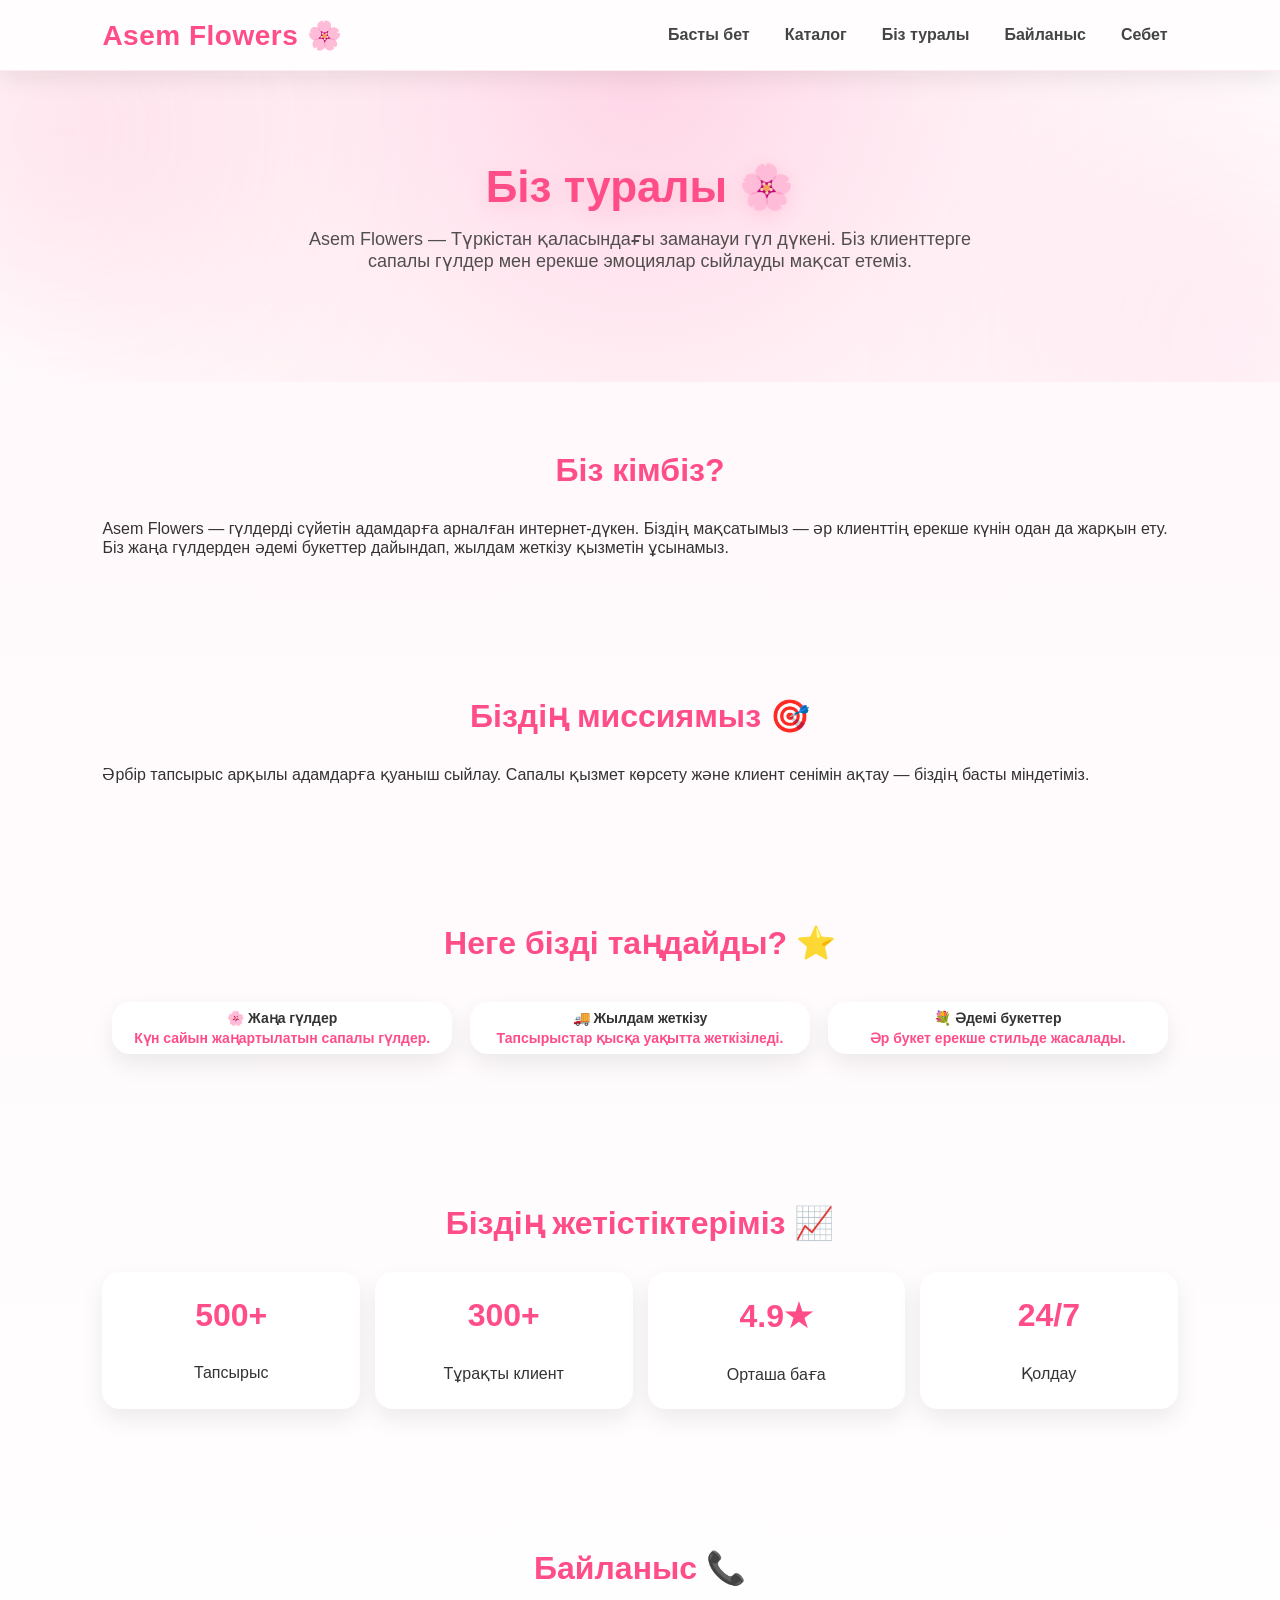
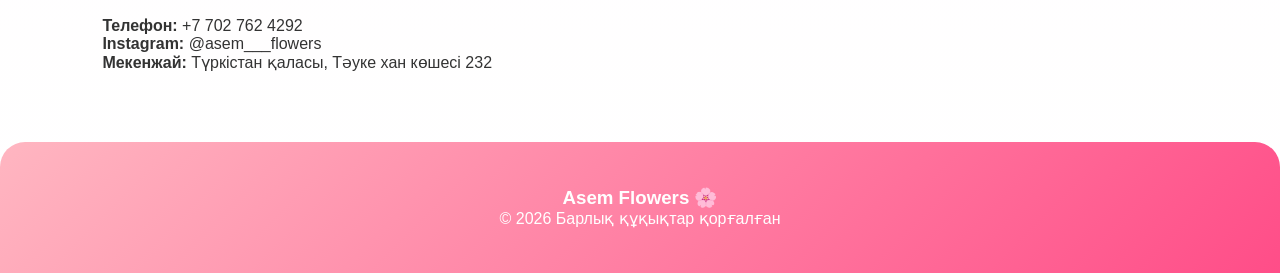
<file: about.html>
<!DOCTYPE html>
<html lang="kk">
<head>
<meta charset="UTF-8">
<meta name="viewport" content="width=device-width, initial-scale=1.0">

<title>Біз туралы | Asem Flowers 🌸</title>

<link rel="stylesheet" href="style.css">
</head>

<body>

<header>

<div class="logo">Asem Flowers 🌸</div>

<nav>
<a href="index.html">Басты бет</a>
<a href="catalog.html">Каталог</a>
<a href="about.html">Біз туралы</a>
<a href="contact.html">Байланыс</a>
<a href="cart.html">Себет</a>
</nav>

</header>

<section class="hero">

<h1>Біз туралы 🌸</h1>

<p>
Asem Flowers — Түркістан қаласындағы заманауи гүл дүкені.
Біз клиенттерге сапалы гүлдер мен ерекше эмоциялар сыйлауды мақсат етеміз.
</p>

</section>

<section>

<h2>Біз кімбіз?</h2>

<p>
Asem Flowers — гүлдерді сүйетін адамдарға арналған интернет-дүкен.
Біздің мақсатымыз — әр клиенттің ерекше күнін одан да жарқын ету.
Біз жаңа гүлдерден әдемі букеттер дайындап, жылдам жеткізу қызметін ұсынамыз.
</p>

</section>

<section>

<h2>Біздің миссиямыз 🎯</h2>

<p>
Әрбір тапсырыс арқылы адамдарға қуаныш сыйлау.
Сапалы қызмет көрсету және клиент сенімін ақтау — біздің басты міндетіміз.
</p>

</section>

<section>

<h2>Неге бізді таңдайды? ⭐</h2>

<div class="cards">

<div class="card">
<h3>🌸 Жаңа гүлдер</h3>
<p>Күн сайын жаңартылатын сапалы гүлдер.</p>
</div>

<div class="card">
<h3>🚚 Жылдам жеткізу</h3>
<p>Тапсырыстар қысқа уақытта жеткізіледі.</p>
</div>

<div class="card">
<h3>💐 Әдемі букеттер</h3>
<p>Әр букет ерекше стильде жасалады.</p>
</div>

</div>

</section>

<section>

<h2>Біздің жетістіктеріміз 📈</h2>

<div class="stats">

<div class="stat-box">
<h2>500+</h2>
<p>Тапсырыс</p>
</div>

<div class="stat-box">
<h2>300+</h2>
<p>Тұрақты клиент</p>
</div>

<div class="stat-box">
<h2>4.9★</h2>
<p>Орташа баға</p>
</div>

<div class="stat-box">
<h2>24/7</h2>
<p>Қолдау</p>
</div>

</div>

</section>

<section>

<h2>Байланыс 📞</h2>

<p><b>Телефон:</b> +7 702 762 4292</p>

<p><b>Instagram:</b> @asem___flowers</p>

<p><b>Мекенжай:</b> Түркістан қаласы, Тәуке хан көшесі 232</p>

</section>

<footer>

<h3>Asem Flowers 🌸</h3>

<p>© 2026 Барлық құқықтар қорғалған</p>

</footer>

<script src="script.js"></script>

</body>
</html>
</file>
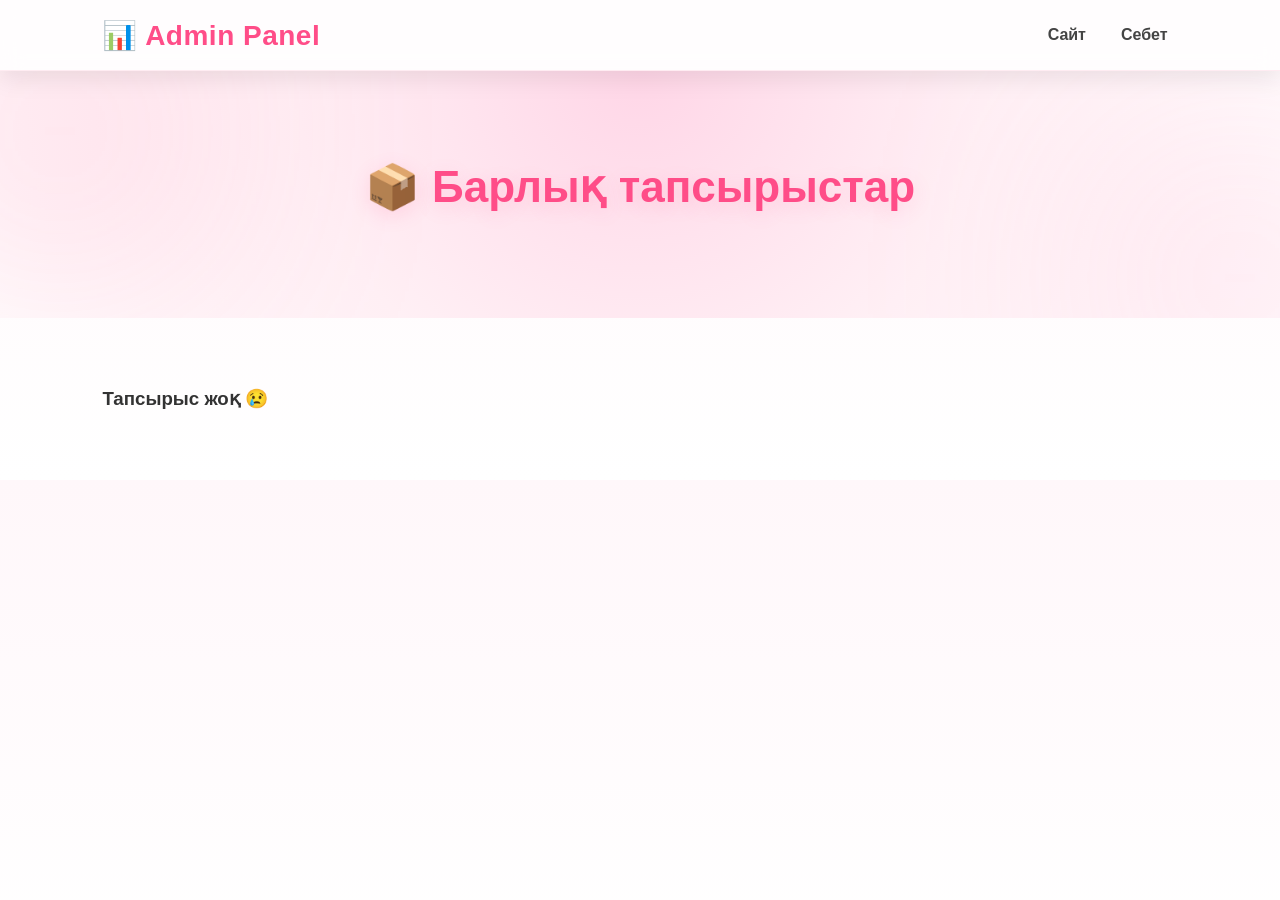
<file: admin.html>
<!DOCTYPE html>
<html lang="kk">
<head>
<meta charset="UTF-8">
<meta name="viewport" content="width=device-width, initial-scale=1.0">

<title>Admin Panel | Asem Flowers 🌸</title>

<link rel="stylesheet" href="style.css">
</head>

<body>

<header class="header">

<div class="logo">📊 Admin Panel</div>

<nav class="nav">
<a class="nav-btn" href="index.html">Сайт</a>
<a class="nav-btn" href="cart.html">Себет</a>
</nav>

</header>

<section class="hero">

<h1>📦 Барлық тапсырыстар</h1>

</section>

<section id="ordersBox" class="cart-page"></section>

<script>

function loadOrders(){

    let orders = JSON.parse(localStorage.getItem("orders")) || [];

    let box = document.getElementById("ordersBox");

    if(orders.length === 0){
        box.innerHTML = "<h3>Тапсырыс жоқ 😢</h3>";
        return;
    }

    orders.reverse().forEach(order => {

        let itemsHTML = "";

        order.items.forEach(i=>{
            itemsHTML += `<li>${i.name} - ${i.price} ₸</li>`;
        });

        box.innerHTML += `
        <div class="card">
            <h3>👤 ${order.name}</h3>
            <p>📞 ${order.phone}</p>
            <p>🏠 ${order.address}</p>
            <p>📝 ${order.comment}</p>
            <p>⏰ ${order.time}</p>
            <ul>${itemsHTML}</ul>
            <h4>💰 ${order.total} ₸</h4>
        </div>
        `;
    });
}

loadOrders();

</script>

</body>
</html>
</file>
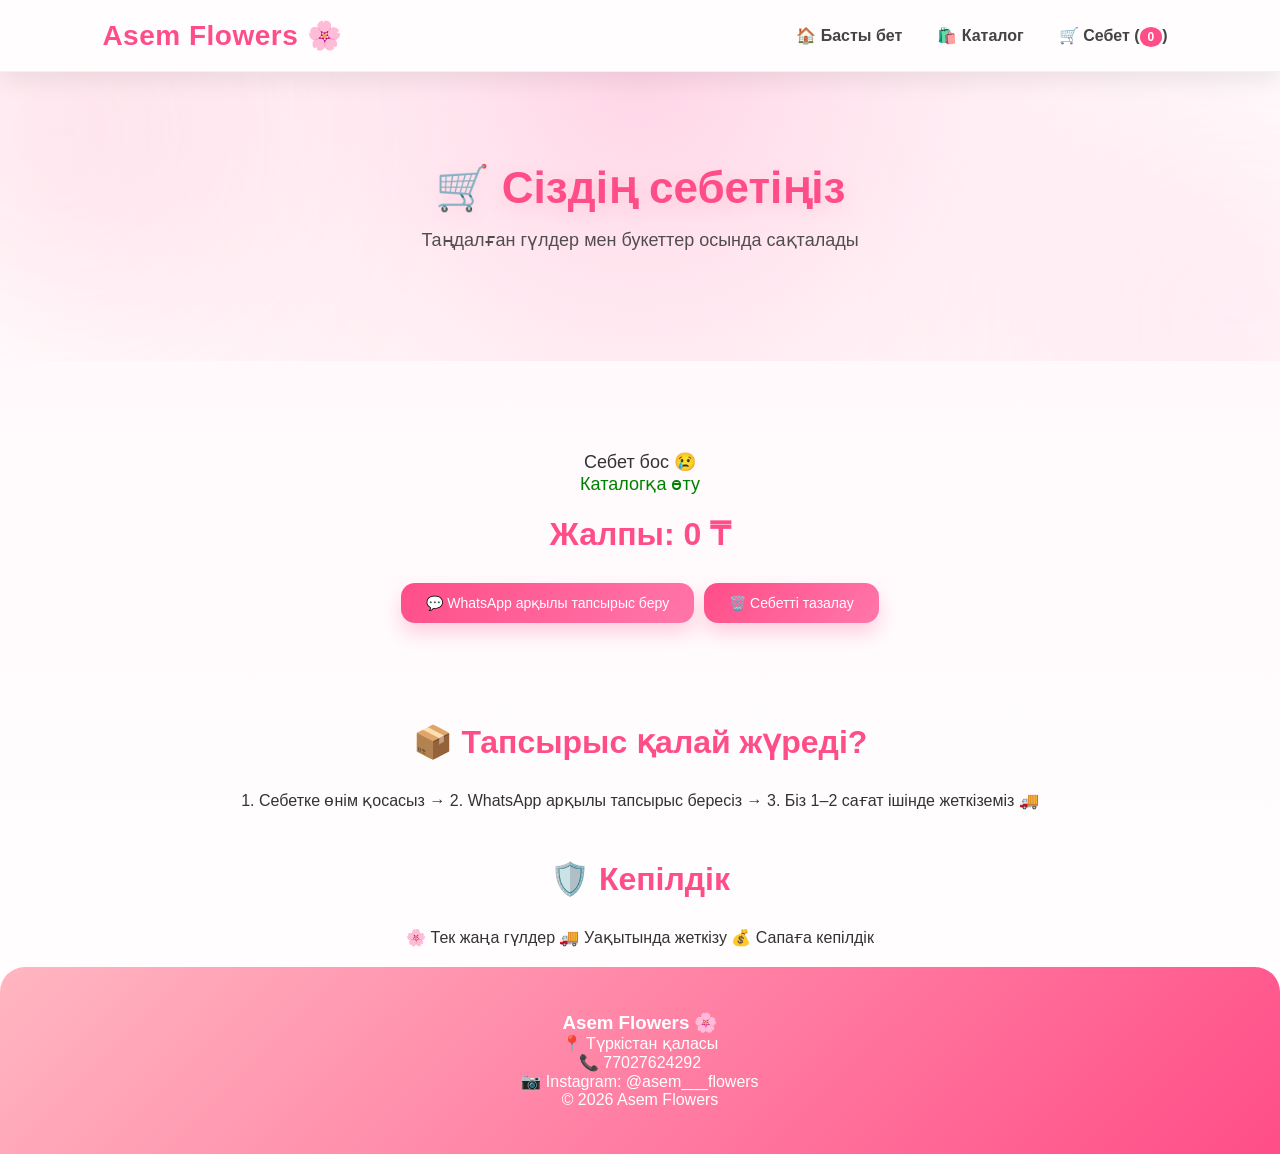
<file: cart.html>
<!DOCTYPE html>
<html lang="kk">
<head>
<meta charset="UTF-8">
<meta name="viewport" content="width=device-width, initial-scale=1.0">

<title>Себет | Asem Flowers 🌸</title>

<link rel="stylesheet" href="style.css">
</head>

<body>

<header class="header">

<div class="logo">Asem Flowers 🌸</div>

<nav class="nav">

<a class="nav-btn" href="index.html">🏠 Басты бет</a>
<a class="nav-btn" href="catalog.html">🛍️ Каталог</a>

<a class="nav-btn cart" href="cart.html">
🛒 Себет (<span id="cartCount">0</span>)
</a>

</nav>

</header>

<!-- HERO -->
<section class="hero">

<h1>🛒 Сіздің себетіңіз</h1>
<p>Таңдалған гүлдер мен букеттер осында сақталады</p>

</section>

<!-- CART CONTENT -->
<section class="cart-page">

<!-- EMPTY STATE -->
<div id="emptyText" style="text-align:center; margin:20px 0; font-size:18px;">
Себет бос 😢<br>
<a href="catalog.html" style="color:green; text-decoration:none;">
Каталогқа өту
</a>
</div>

<!-- CART ITEMS -->
<div id="cart-items"></div>

<!-- TOTAL -->
<h2 id="total" style="margin-top:20px;">Жалпы: 0 ₸</h2>

<!-- ACTIONS -->
<div style="margin-top:25px; display:flex; gap:10px; flex-wrap:wrap; justify-content:center;">

<button onclick="checkoutWhatsApp()" class="big-btn green">
💬 WhatsApp арқылы тапсырыс беру
</button>

<button onclick="clearCart()" class="big-btn">
🗑️ Себетті тазалау
</button>

</div>

</section>

<!-- INFO BLOCK -->
<section class="info" style="padding:30px; text-align:center;">

<h2>📦 Тапсырыс қалай жүреді?</h2>

<p>
1. Себетке өнім қосасыз →  
2. WhatsApp арқылы тапсырыс бересіз →  
3. Біз 1–2 сағат ішінде жеткіземіз 🚚
</p>

</section>

<!-- GUARANTEE -->
<section class="info" style="padding:20px; text-align:center;">

<h2>🛡️ Кепілдік</h2>

<p>
🌸 Тек жаңа гүлдер  
🚚 Уақытында жеткізу  
💰 Сапаға кепілдік  
</p>

</section>

<!-- FOOTER -->
<footer>

<h3>Asem Flowers 🌸</h3>

<p>📍 Түркістан қаласы</p>
<p>📞 77027624292</p>
<p>📷 Instagram: @asem___flowers</p>

<p>© 2026 Asem Flowers</p>

</footer>

<script src="script.js"></script>

</body>
</html>
</file>
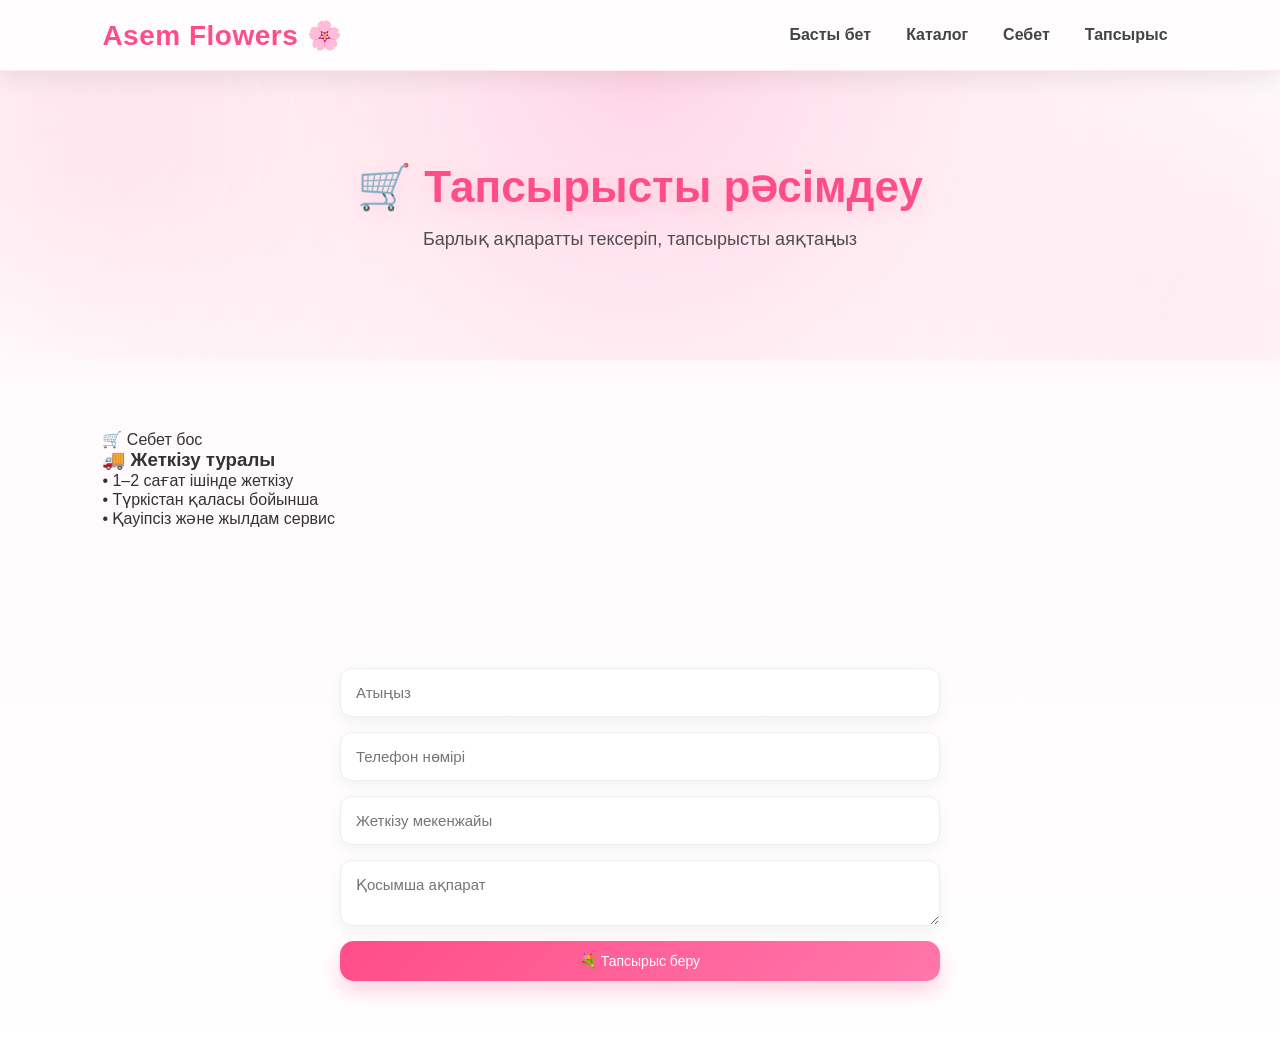
<file: checkout.html>
<!DOCTYPE html>
<html lang="kk">
<head>
<meta charset="UTF-8">
<meta name="viewport" content="width=device-width, initial-scale=1.0">

<title>Тапсырыс беру | Asem Flowers 🌸</title>

<link rel="stylesheet" href="style.css">
</head>

<body>

<header>

<div class="logo">Asem Flowers 🌸</div>

<nav>
<a href="index.html">Басты бет</a>
<a href="catalog.html">Каталог</a>
<a href="cart.html">Себет</a>
<a href="checkout.html">Тапсырыс</a>
</nav>

</header>

<!-- HERO -->
<section class="hero">

<h1>🛒 Тапсырысты рәсімдеу</h1>
<p>Барлық ақпаратты тексеріп, тапсырысты аяқтаңыз</p>

</section>

<!-- ORDER SUMMARY -->
<section class="checkout-box">

<div id="orderSummary" class="order-summary"></div>

<div class="delivery-info">

<h3>🚚 Жеткізу туралы</h3>
<p>• 1–2 сағат ішінде жеткізу</p>
<p>• Түркістан қаласы бойынша</p>
<p>• Қауіпсіз және жылдам сервис</p>

</div>

</section>

<!-- FORM -->
<section>

<form class="order-form" onsubmit="placeOrder(event)">

<input type="text" id="name" placeholder="Атыңыз" required>
<input type="tel" id="phone" placeholder="Телефон нөмірі" required>
<input type="text" id="address" placeholder="Жеткізу мекенжайы" required>

<textarea id="comment" placeholder="Қосымша ақпарат"></textarea>

<button type="submit">💐 Тапсырыс беру</button>

</form>

</section>

<!-- SUCCESS MESSAGE -->
<div id="successBox" style="display:none; text-align:center; padding:20px;">
<h2>✅ Тапсырыс қабылданды!</h2>
<p>Жақын арада сізбен байланысамыз</p>
<a id="waLink" target="_blank">
<button>📱 WhatsApp-қа жіберу</button>
</a>
</div>

<script src="script.js"></script>

<!-- ORDER SCRIPT -->
<script>
function placeOrder(e){
    let order = {
    name,
    phone,
    address,
    comment,
    items: cart,
    total: cart.reduce((sum, i) => sum + i.price, 0),
    time: new Date().toLocaleString()
};

saveOrder(order);
    e.preventDefault();

    let cart = JSON.parse(localStorage.getItem("cart")) || [];

    if(cart.length === 0){
        alert("Себет бос!");
        return;
    }

    let name = document.getElementById("name").value;
    let phone = document.getElementById("phone").value;
    let address = document.getElementById("address").value;
    let comment = document.getElementById("comment").value;

    let text = `🌸 Жаңа тапсырыс:%0A`;

    cart.forEach(item => {
        text += `• ${item.name} - ${item.price} ₸%0A`;
    });

    let total = cart.reduce((sum, i) => sum + i.price, 0);

    text += `%0A💰 Жалпы: ${total} ₸%0A`;
    text += `%0A👤 Аты: ${name}%0A📞 Тел: ${phone}%0A🏠 Адрес: ${address}%0A📝 Ескертпе: ${comment}`;

    let url = `https://wa.me/77027624292?text=${text}`;

    document.getElementById("successBox").style.display = "block";
    document.getElementById("waLink").href = url;

    localStorage.removeItem("cart");
}
</script>

<!-- LOAD CART -->
<script>
window.onload = function(){

    let cart = JSON.parse(localStorage.getItem("cart")) || [];
    let box = document.getElementById("orderSummary");

    if(cart.length === 0){
        box.innerHTML = "<p>🛒 Себет бос</p>";
        return;
    }

    let total = 0;
    let html = "<h2>📦 Сіздің тапсырыс</h2>";

    cart.forEach(item => {
        total += item.price;
        html += `<div class="order-item">${item.name} — ${item.price} ₸</div>`;
    });

    html += `<h3>💰 Жалпы: ${total} ₸</h3>`;

    box.innerHTML = html;
};
</script>

</body>
</html>
</file>
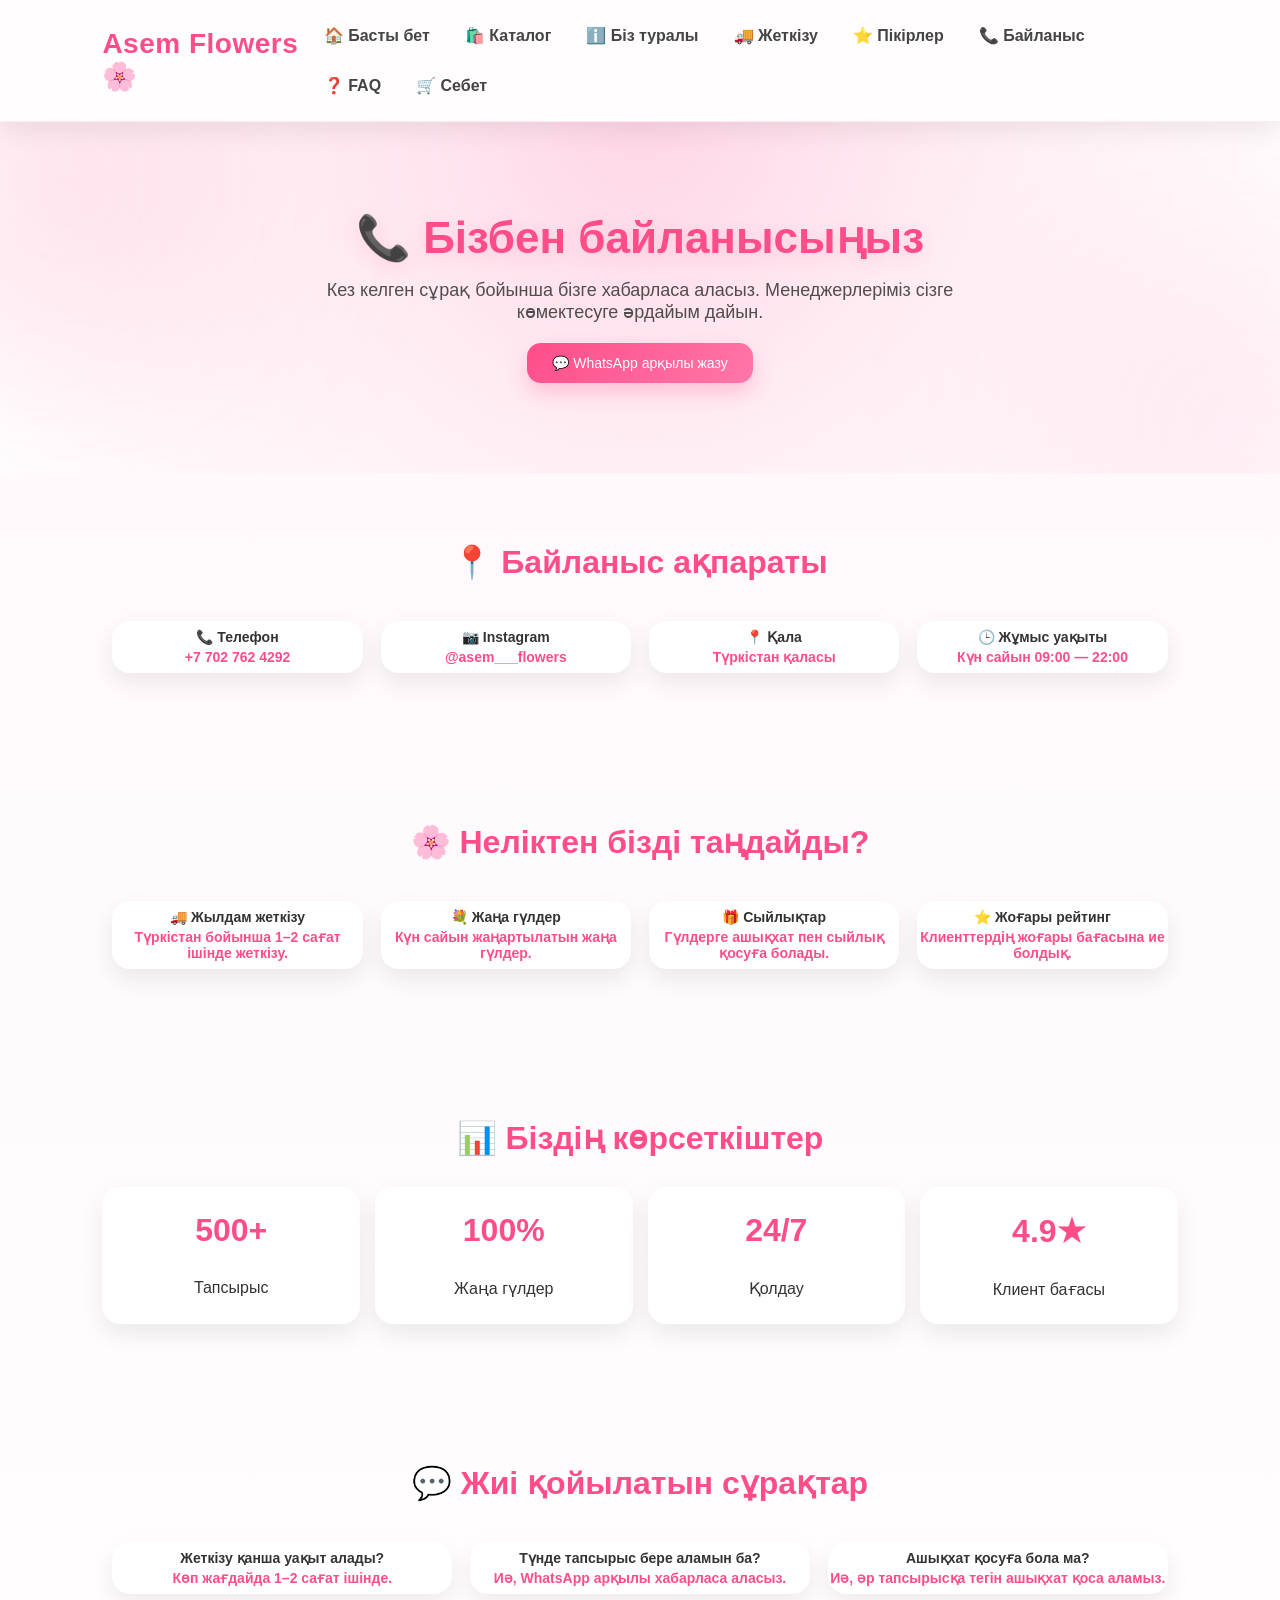
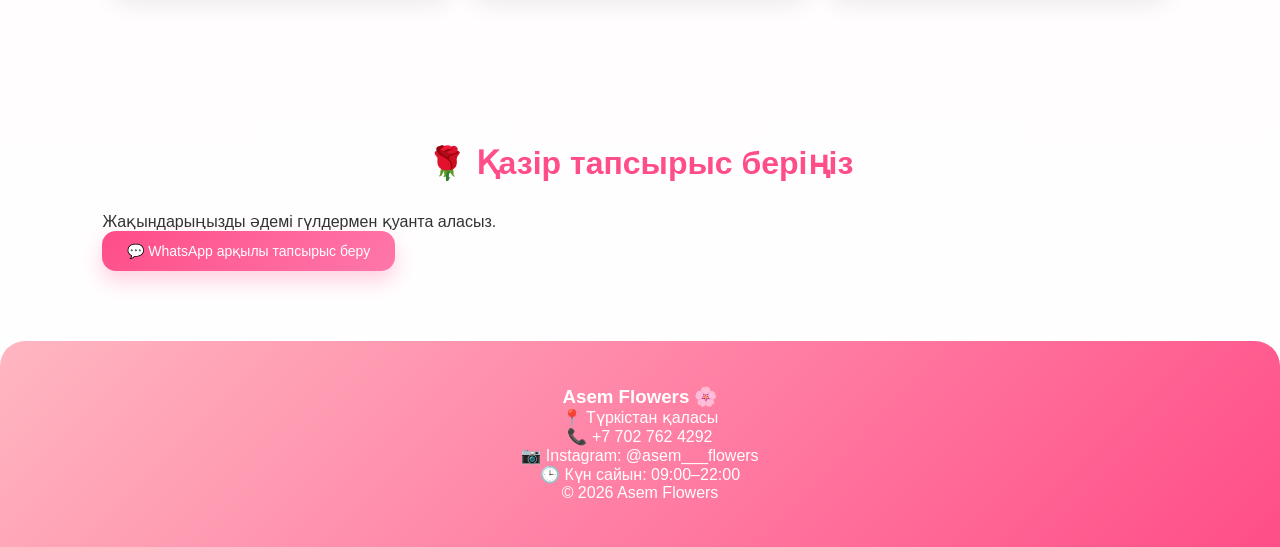
<file: contact.html>
<!DOCTYPE html>
<html lang="kk">
<head>
<meta charset="UTF-8">
<meta name="viewport" content="width=device-width, initial-scale=1.0">

<title>Байланыс | Asem Flowers 🌸</title>

<link rel="stylesheet" href="style.css">
</head>

<body>

<header>

<div class="logo">Asem Flowers 🌸</div>

<nav>
<a href="index.html">🏠 Басты бет</a>
<a href="catalog.html">🛍️ Каталог</a>
<a href="about.html">ℹ️ Біз туралы</a>
<a href="delivery.html">🚚 Жеткізу</a>
<a href="reviews.html">⭐ Пікірлер</a>
<a href="contact.html">📞 Байланыс</a>
<a href="faq.html">❓ FAQ</a>
<a href="cart.html">🛒 Себет</a>
</nav>

</header>

<section class="hero">

<h1>📞 Бізбен байланысыңыз</h1>

<p>
Кез келген сұрақ бойынша бізге хабарласа аласыз.
Менеджерлеріміз сізге көмектесуге әрдайым дайын.
</p>

<a href="https://wa.me/77027624292">
<button>💬 WhatsApp арқылы жазу</button>
</a>

</section>

<section>

<h2>📍 Байланыс ақпараты</h2>

<div class="cards">

<div class="card">
<h3>📞 Телефон</h3>
<p>+7 702 762 4292</p>
</div>

<div class="card">
<h3>📷 Instagram</h3>
<p>@asem___flowers</p>
</div>

<div class="card">
<h3>📍 Қала</h3>
<p>Түркістан қаласы</p>
</div>

<div class="card">
<h3>🕒 Жұмыс уақыты</h3>
<p>Күн сайын 09:00 — 22:00</p>
</div>

</div>

</section>

<section>

<h2>🌸 Неліктен бізді таңдайды?</h2>

<div class="cards">

<div class="card">
<h3>🚚 Жылдам жеткізу</h3>
<p>Түркістан бойынша 1–2 сағат ішінде жеткізу.</p>
</div>

<div class="card">
<h3>💐 Жаңа гүлдер</h3>
<p>Күн сайын жаңартылатын жаңа гүлдер.</p>
</div>

<div class="card">
<h3>🎁 Сыйлықтар</h3>
<p>Гүлдерге ашықхат пен сыйлық қосуға болады.</p>
</div>

<div class="card">
<h3>⭐ Жоғары рейтинг</h3>
<p>Клиенттердің жоғары бағасына ие болдық.</p>
</div>

</div>

</section>

<section>

<h2>📊 Біздің көрсеткіштер</h2>

<div class="stats">

<div class="stat-box">
<h2>500+</h2>
<p>Тапсырыс</p>
</div>

<div class="stat-box">
<h2>100%</h2>
<p>Жаңа гүлдер</p>
</div>

<div class="stat-box">
<h2>24/7</h2>
<p>Қолдау</p>
</div>

<div class="stat-box">
<h2>4.9★</h2>
<p>Клиент бағасы</p>
</div>

</div>

</section>

<section>

<h2>💬 Жиі қойылатын сұрақтар</h2>

<div class="cards">

<div class="card">
<h3>Жеткізу қанша уақыт алады?</h3>
<p>Көп жағдайда 1–2 сағат ішінде.</p>
</div>

<div class="card">
<h3>Түнде тапсырыс бере аламын ба?</h3>
<p>Иә, WhatsApp арқылы хабарласа аласыз.</p>
</div>

<div class="card">
<h3>Ашықхат қосуға бола ма?</h3>
<p>Иә, әр тапсырысқа тегін ашықхат қоса аламыз.</p>
</div>

</div>

</section>

<section class="cta">

<h2>🌹 Қазір тапсырыс беріңіз</h2>

<p>
Жақындарыңызды әдемі гүлдермен қуанта аласыз.
</p>

<a href="https://wa.me/77027624292">
<button>💬 WhatsApp арқылы тапсырыс беру</button>
</a>

</section>

<footer>

<h3>Asem Flowers 🌸</h3>

<p>📍 Түркістан қаласы</p>

<p>📞 +7 702 762 4292</p>

<p>📷 Instagram: @asem___flowers</p>

<p>🕒 Күн сайын: 09:00–22:00</p>

<p>© 2026 Asem Flowers</p>

</footer>

<script src="script.js"></script>

</body>
</html>
</file>
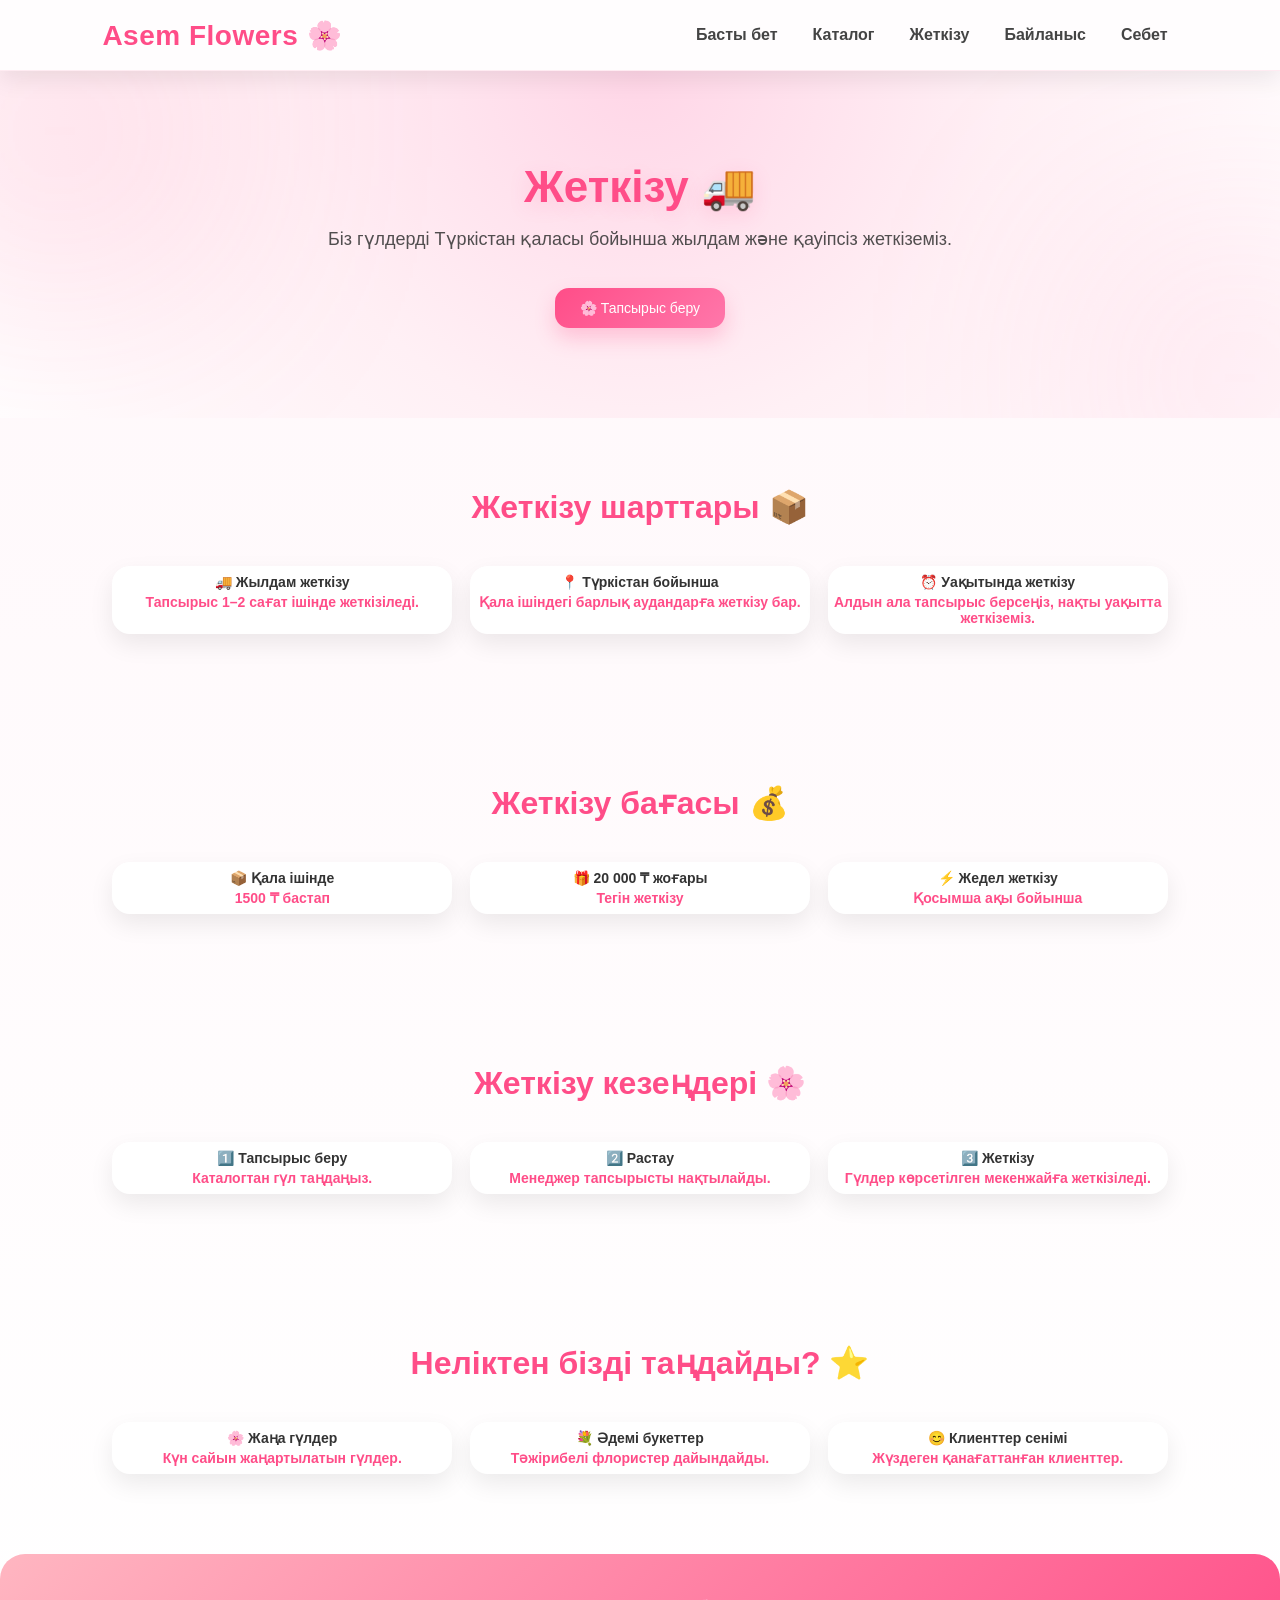
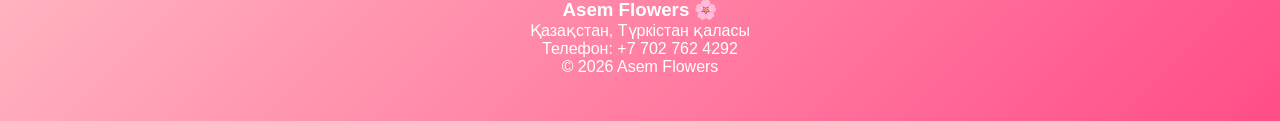
<file: delivery.html>
<!DOCTYPE html>
<html lang="kk">
<head>
<meta charset="UTF-8">
<meta name="viewport" content="width=device-width, initial-scale=1.0">

<title>Жеткізу | Asem Flowers 🌸</title>

<link rel="stylesheet" href="style.css">
</head>

<body>

<header>

<div class="logo">Asem Flowers 🌸</div>

<nav>
<a href="index.html">Басты бет</a>
<a href="catalog.html">Каталог</a>
<a href="delivery.html">Жеткізу</a>
<a href="contact.html">Байланыс</a>
<a href="cart.html">Себет</a>
</nav>

</header>

<section class="hero">

<h1>Жеткізу 🚚</h1>

<p>
Біз гүлдерді Түркістан қаласы бойынша жылдам және қауіпсіз жеткіземіз.
</p>

<br>

<a href="https://wa.me/77027624292">
<button>🌸 Тапсырыс беру</button>
</a>

</section>

<section>

<h2>Жеткізу шарттары 📦</h2>

<div class="cards">

<div class="card">
<h3>🚚 Жылдам жеткізу</h3>
<p>Тапсырыс 1–2 сағат ішінде жеткізіледі.</p>
</div>

<div class="card">
<h3>📍 Түркістан бойынша</h3>
<p>Қала ішіндегі барлық аудандарға жеткізу бар.</p>
</div>

<div class="card">
<h3>⏰ Уақытында жеткізу</h3>
<p>Алдын ала тапсырыс берсеңіз, нақты уақытта жеткіземіз.</p>
</div>

</div>

</section>

<section>

<h2>Жеткізу бағасы 💰</h2>

<div class="cards">

<div class="card">
<h3>📦 Қала ішінде</h3>
<p>1500 ₸ бастап</p>
</div>

<div class="card">
<h3>🎁 20 000 ₸ жоғары</h3>
<p>Тегін жеткізу</p>
</div>

<div class="card">
<h3>⚡ Жедел жеткізу</h3>
<p>Қосымша ақы бойынша</p>
</div>

</div>

</section>

<section>

<h2>Жеткізу кезеңдері 🌸</h2>

<div class="cards">

<div class="card">
<h3>1️⃣ Тапсырыс беру</h3>
<p>Каталогтан гүл таңдаңыз.</p>
</div>

<div class="card">
<h3>2️⃣ Растау</h3>
<p>Менеджер тапсырысты нақтылайды.</p>
</div>

<div class="card">
<h3>3️⃣ Жеткізу</h3>
<p>Гүлдер көрсетілген мекенжайға жеткізіледі.</p>
</div>

</div>

</section>

<section>

<h2>Неліктен бізді таңдайды? ⭐</h2>

<div class="cards">

<div class="card">
<h3>🌸 Жаңа гүлдер</h3>
<p>Күн сайын жаңартылатын гүлдер.</p>
</div>

<div class="card">
<h3>💐 Әдемі букеттер</h3>
<p>Тәжірибелі флористер дайындайды.</p>
</div>

<div class="card">
<h3>😊 Клиенттер сенімі</h3>
<p>Жүздеген қанағаттанған клиенттер.</p>
</div>

</div>

</section>

<footer>

<h3>Asem Flowers 🌸</h3>

<p>Қазақстан, Түркістан қаласы</p>

<p>Телефон: +7 702 762 4292</p>

<p>© 2026 Asem Flowers</p>

</footer>

<script src="script.js"></script>

</body>
</html>
</file>
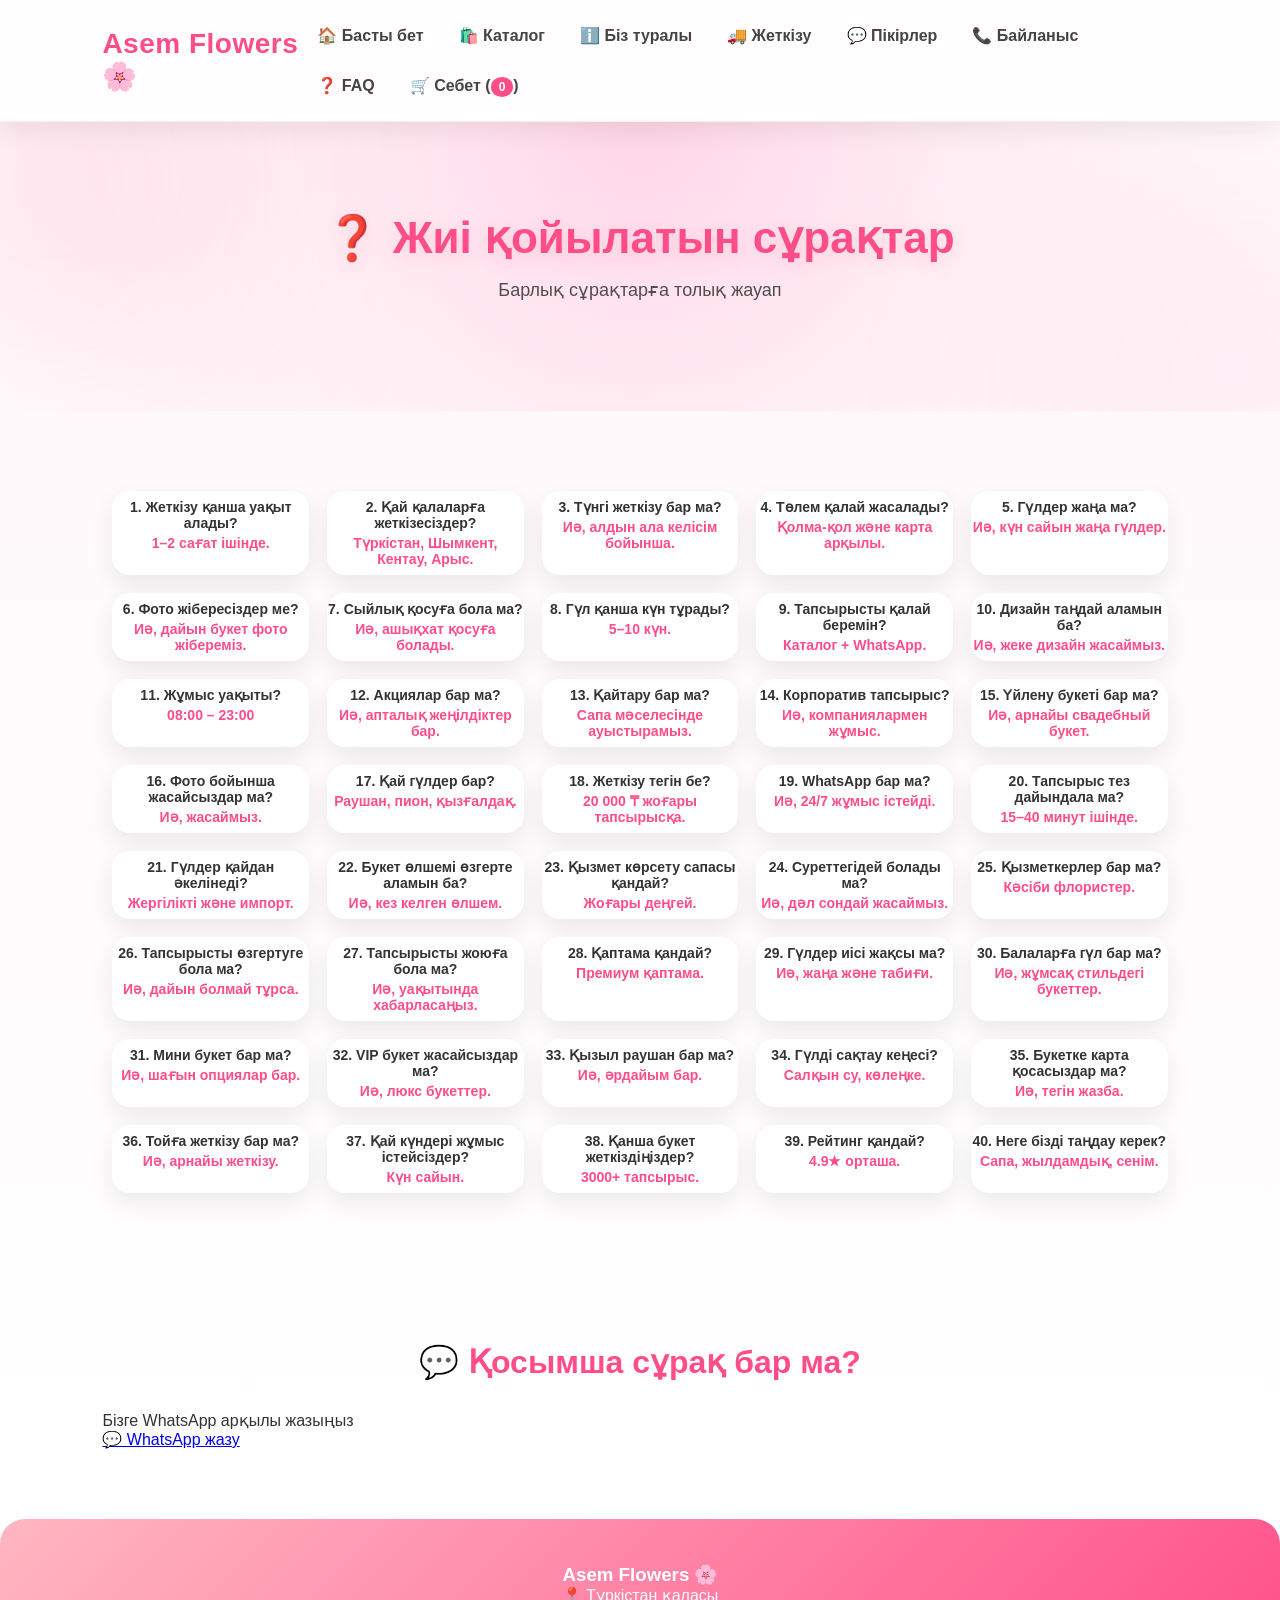
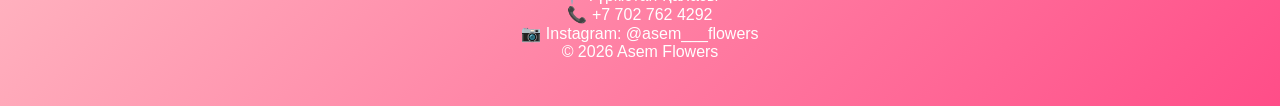
<file: faq.html>
<!DOCTYPE html>
<html lang="kk">
<head>
<meta charset="UTF-8">
<meta name="viewport" content="width=device-width, initial-scale=1.0">

<title>FAQ | Asem Flowers 🌸</title>
<link rel="stylesheet" href="style.css">
</head>

<body>

<header class="header">

<div class="logo">Asem Flowers 🌸</div>

<nav class="nav">

<a class="nav-btn" href="index.html">🏠 Басты бет</a>
<a class="nav-btn" href="catalog.html">🛍️ Каталог</a>
<a class="nav-btn" href="about.html">ℹ️ Біз туралы</a>
<a class="nav-btn" href="delivery.html">🚚 Жеткізу</a>
<a class="nav-btn" href="reviews.html">💬 Пікірлер</a>
<a class="nav-btn" href="contact.html">📞 Байланыс</a>
<a class="nav-btn" href="faq.html">❓ FAQ</a>

<a class="nav-btn cart" href="cart.html">
🛒 Себет (<span id="cartCount">0</span>)
</a>

</nav>

</header>

<section class="hero">
<h1>❓ Жиі қойылатын сұрақтар</h1>
<p>Барлық сұрақтарға толық жауап</p>
</section>

<section class="faq">

<div class="cards">

<!-- 1-20 -->
<div class="card"><h3>1. Жеткізу қанша уақыт алады?</h3><p>1–2 сағат ішінде.</p></div>
<div class="card"><h3>2. Қай қалаларға жеткізесіздер?</h3><p>Түркістан, Шымкент, Кентау, Арыс.</p></div>
<div class="card"><h3>3. Түнгі жеткізу бар ма?</h3><p>Иә, алдын ала келісім бойынша.</p></div>
<div class="card"><h3>4. Төлем қалай жасалады?</h3><p>Қолма-қол және карта арқылы.</p></div>
<div class="card"><h3>5. Гүлдер жаңа ма?</h3><p>Иә, күн сайын жаңа гүлдер.</p></div>
<div class="card"><h3>6. Фото жібересіздер ме?</h3><p>Иә, дайын букет фото жібереміз.</p></div>
<div class="card"><h3>7. Сыйлық қосуға бола ма?</h3><p>Иә, ашықхат қосуға болады.</p></div>
<div class="card"><h3>8. Гүл қанша күн тұрады?</h3><p>5–10 күн.</p></div>
<div class="card"><h3>9. Тапсырысты қалай беремін?</h3><p>Каталог + WhatsApp.</p></div>
<div class="card"><h3>10. Дизайн таңдай аламын ба?</h3><p>Иә, жеке дизайн жасаймыз.</p></div>
<div class="card"><h3>11. Жұмыс уақыты?</h3><p>08:00 – 23:00</p></div>
<div class="card"><h3>12. Акциялар бар ма?</h3><p>Иә, апталық жеңілдіктер бар.</p></div>
<div class="card"><h3>13. Қайтару бар ма?</h3><p>Сапа мәселесінде ауыстырамыз.</p></div>
<div class="card"><h3>14. Корпоратив тапсырыс?</h3><p>Иә, компаниялармен жұмыс.</p></div>
<div class="card"><h3>15. Үйлену букеті бар ма?</h3><p>Иә, арнайы свадебный букет.</p></div>
<div class="card"><h3>16. Фото бойынша жасайсыздар ма?</h3><p>Иә, жасаймыз.</p></div>
<div class="card"><h3>17. Қай гүлдер бар?</h3><p>Раушан, пион, қызғалдақ.</p></div>
<div class="card"><h3>18. Жеткізу тегін бе?</h3><p>20 000 ₸ жоғары тапсырысқа.</p></div>
<div class="card"><h3>19. WhatsApp бар ма?</h3><p>Иә, 24/7 жұмыс істейді.</p></div>
<div class="card"><h3>20. Тапсырыс тез дайындала ма?</h3><p>15–40 минут ішінде.</p></div>

<!-- 21-40 -->
<div class="card"><h3>21. Гүлдер қайдан әкелінеді?</h3><p>Жергілікті және импорт.</p></div>
<div class="card"><h3>22. Букет өлшемі өзгерте аламын ба?</h3><p>Иә, кез келген өлшем.</p></div>
<div class="card"><h3>23. Қызмет көрсету сапасы қандай?</h3><p>Жоғары деңгей.</p></div>
<div class="card"><h3>24. Суреттегідей болады ма?</h3><p>Иә, дәл сондай жасаймыз.</p></div>
<div class="card"><h3>25. Қызметкерлер бар ма?</h3><p>Кәсіби флористер.</p></div>
<div class="card"><h3>26. Тапсырысты өзгертуге бола ма?</h3><p>Иә, дайын болмай тұрса.</p></div>
<div class="card"><h3>27. Тапсырысты жоюға бола ма?</h3><p>Иә, уақытында хабарласаңыз.</p></div>
<div class="card"><h3>28. Қаптама қандай?</h3><p>Премиум қаптама.</p></div>
<div class="card"><h3>29. Гүлдер иісі жақсы ма?</h3><p>Иә, жаңа және табиғи.</p></div>
<div class="card"><h3>30. Балаларға гүл бар ма?</h3><p>Иә, жұмсақ стильдегі букеттер.</p></div>
<div class="card"><h3>31. Мини букет бар ма?</h3><p>Иә, шағын опциялар бар.</p></div>
<div class="card"><h3>32. VIP букет жасайсыздар ма?</h3><p>Иә, люкс букеттер.</p></div>
<div class="card"><h3>33. Қызыл раушан бар ма?</h3><p>Иә, әрдайым бар.</p></div>
<div class="card"><h3>34. Гүлді сақтау кеңесі?</h3><p>Салқын су, көлеңке.</p></div>
<div class="card"><h3>35. Букетке карта қосасыздар ма?</h3><p>Иә, тегін жазба.</p></div>
<div class="card"><h3>36. Тойға жеткізу бар ма?</h3><p>Иә, арнайы жеткізу.</p></div>
<div class="card"><h3>37. Қай күндері жұмыс істейсіздер?</h3><p>Күн сайын.</p></div>
<div class="card"><h3>38. Қанша букет жеткіздіңіздер?</h3><p>3000+ тапсырыс.</p></div>
<div class="card"><h3>39. Рейтинг қандай?</h3><p>4.9★ орташа.</p></div>
<div class="card"><h3>40. Неге бізді таңдау керек?</h3><p>Сапа, жылдамдық, сенім.</p></div>

</div>

</section>

<section class="cta">

<h2>💬 Қосымша сұрақ бар ма?</h2>
<p>Бізге WhatsApp арқылы жазыңыз</p>

<a href="https://wa.me/77027624292" class="big-btn green">
💬 WhatsApp жазу
</a>

</section>

<footer>

<h3>Asem Flowers 🌸</h3>

<p>📍 Түркістан қаласы</p>
<p>📞 +7 702 762 4292</p>
<p>📷 Instagram: @asem___flowers</p>

<p>© 2026 Asem Flowers</p>

</footer>

</body>
</html>
</file>
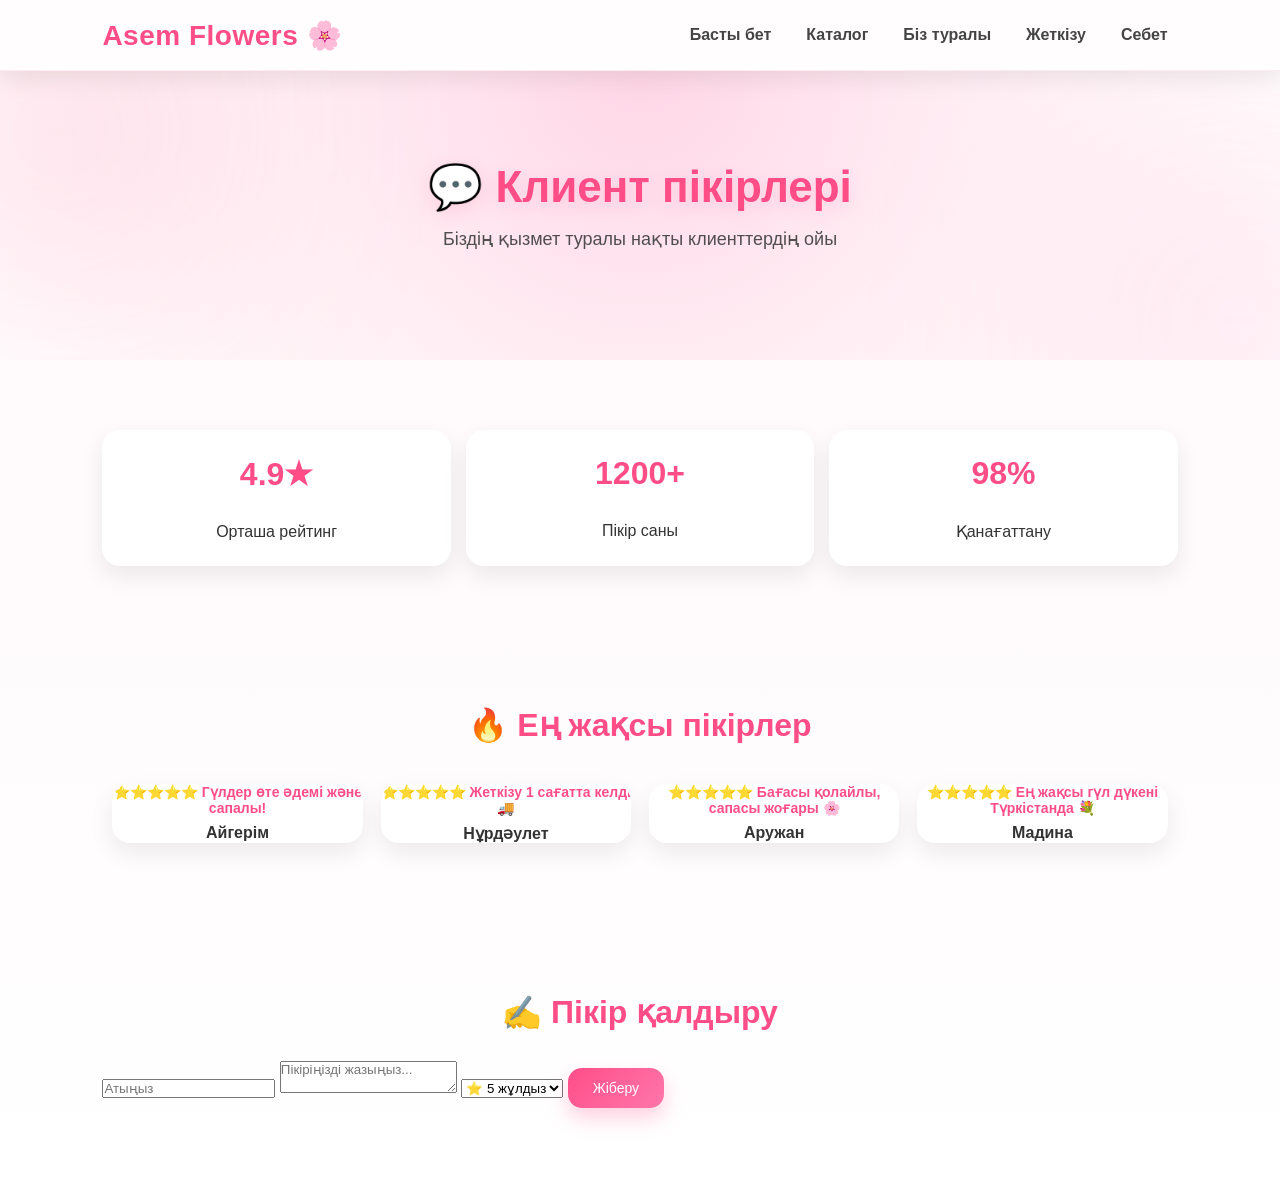
<file: reviews.html>
<!DOCTYPE html>
<html lang="kk">
<head>
<meta charset="UTF-8">
<meta name="viewport" content="width=device-width, initial-scale=1.0">

<title>Пікірлер | Asem Flowers 🌸</title>
<link rel="stylesheet" href="style.css">
</head>

<body>

<header>
<div class="logo">Asem Flowers 🌸</div>

<nav>
<a href="index.html">Басты бет</a>
<a href="catalog.html">Каталог</a>
<a href="about.html">Біз туралы</a>
<a href="delivery.html">Жеткізу</a>
<a href="cart.html">Себет</a>
</nav>
</header>

<!-- HERO -->
<section class="hero">

<h1>💬 Клиент пікірлері</h1>
<p>Біздің қызмет туралы нақты клиенттердің ойы</p>

</section>

<!-- STATS -->
<section class="stats">

<div class="stat-box">
<h2>4.9★</h2>
<p>Орташа рейтинг</p>
</div>

<div class="stat-box">
<h2>1200+</h2>
<p>Пікір саны</p>
</div>

<div class="stat-box">
<h2>98%</h2>
<p>Қанағаттану</p>
</div>

</section>

<!-- REVIEWS -->
<section>

<h2>🔥 Ең жақсы пікірлер</h2>

<div class="cards">

<div class="card">
<p>⭐⭐⭐⭐⭐ Гүлдер өте әдемі және сапалы!</p>
<b>Айгерім</b>
</div>

<div class="card">
<p>⭐⭐⭐⭐⭐ Жеткізу 1 сағатта келді 🚚</p>
<b>Нұрдәулет</b>
</div>

<div class="card">
<p>⭐⭐⭐⭐⭐ Бағасы қолайлы, сапасы жоғары 🌸</p>
<b>Аружан</b>
</div>

<div class="card">
<p>⭐⭐⭐⭐⭐ Ең жақсы гүл дүкені Түркістанда 💐</p>
<b>Мадина</b>
</div>

</div>

</section>

<!-- WRITE REVIEW -->
<section class="review-form-section">

<h2>✍️ Пікір қалдыру</h2>

<form class="review-form">

<input type="text" placeholder="Атыңыз" required>

<textarea placeholder="Пікіріңізді жазыңыз..." required></textarea>

<select>
<option>⭐ 5 жұлдыз</option>
<option>⭐ 4 жұлдыз</option>
<option>⭐ 3 жұлдыз</option>
<option>⭐ 2 жұлдыз</option>
<option>⭐ 1 жұлдыз</option>
</select>

<button type="submit">Жіберу</button>

</form>

</section>

</body>
</html>
</file>
<file: style.css>
/* =======================
   RESET + BASE
======================= */
*{
    margin:0;
    padding:0;
    box-sizing:border-box;
    font-family:Arial, sans-serif;
}

html, body{
    width:100%;
    overflow-x:hidden;
    background:linear-gradient(180deg,#fff7fa,#fff);
    color:#333;
    scroll-behavior:smooth;
}

/* =======================
   HEADER (GLASS EFFECT)
======================= */
header{
    background:rgba(255,255,255,0.75);
    backdrop-filter: blur(10px);
    padding:18px 8%;
    display:flex;
    justify-content:space-between;
    align-items:center;
    box-shadow:0 8px 25px rgba(0,0,0,0.08);
    position:sticky;
    top:0;
    z-index:1000;
    border-bottom:1px solid rgba(255,77,136,0.1);
}

.logo{
    font-size:28px;
    font-weight:bold;
    color:#ff4d88;
    letter-spacing:0.5px;
}

nav{
    display:flex;
    gap:15px;
    flex-wrap:wrap;
}

nav a{
    text-decoration:none;
    color:#444;
    font-weight:bold;
    transition:0.3s;
    padding:8px 10px;
    border-radius:10px;
}

nav a:hover{
    background:#ff4d88;
    color:white;
}

/* =======================
   HERO (PREMIUM)
======================= */
.hero{
    text-align:center;
    padding:90px 20px;
    background:radial-gradient(circle at top,#ffd6e7,#fff0f5,#ffffff);
    position:relative;
    overflow:hidden;
}

.hero h1{
    font-size:44px;
    color:#ff4d88;
    margin-bottom:15px;
    text-shadow:0 5px 20px rgba(255,77,136,0.15);
}

.hero p{
    font-size:18px;
    max-width:700px;
    margin:auto;
    margin-bottom:20px;
    opacity:0.85;
}

.hero::before,
.hero::after{
    content:"";
    position:absolute;
    width:320px;
    height:320px;
    filter:blur(120px);
    opacity:0.15;
    z-index:0;
}

.hero::before{
    background:#ff4d88;
    top:-100px;
    left:-100px;
}

.hero::after{
    background:#ff77aa;
    bottom:-120px;
    right:-120px;
}

/* =======================
   BUTTONS
======================= */
button{
    background:linear-gradient(135deg,#ff4d88,#ff77aa);
    color:white;
    border:none;
    padding:12px 25px;
    border-radius:14px;
    font-size:14px;
    cursor:pointer;
    transition:0.25s;
    box-shadow:0 10px 20px rgba(255,77,136,0.25);
}

button:hover{
    transform:translateY(-2px) scale(1.03);
    box-shadow:0 15px 30px rgba(255,77,136,0.35);
}

/* =======================
   SECTIONS
======================= */
section{
    padding:70px 8%;
}

section h2{
    text-align:center;
    color:#ff4d88;
    margin-bottom:30px;
    font-size:32px;
}

/* =======================
   STATS
======================= */
.stats{
    display:grid;
    grid-template-columns:repeat(auto-fit,minmax(200px,1fr));
    gap:15px;
}

.stat-box{
    background:white;
    padding:25px;
    border-radius:18px;
    text-align:center;
    box-shadow:0 10px 25px rgba(0,0,0,0.08);
    transition:0.3s;
}

.stat-box:hover{
    transform:translateY(-5px);
}

/* =======================
   CARDS SYSTEM (LEVEL UP)
======================= */
.cards{
    display:grid;
    grid-template-columns:repeat(auto-fit, minmax(170px, 1fr));
    gap:18px;
    padding:10px;
}

.card{
    background:white;
    border-radius:18px;
    overflow:hidden;
    text-align:center;
    box-shadow:0 10px 25px rgba(0,0,0,0.08);
    display:flex;
    flex-direction:column;
    position:relative;
    transition:0.3s;
    opacity:0;
    animation:fadeIn 0.4s forwards;
}

.card:hover{
    transform:translateY(-6px) scale(1.02);
}

/* IMAGE */
.card img{
    width:100%;
    height:130px;
    object-fit:cover;
    display:block;
}

/* TEXT */
.card h3{
    font-size:14px;
    margin:8px 0 4px;
}

.card p{
    font-size:14px;
    color:#ff4d88;
    font-weight:bold;
    margin-bottom:8px;
}

/* BUTTON */
.card button{
    width:100%;
    padding:10px;
    border:none;
    background:linear-gradient(135deg,#ff4d88,#ff77aa);
    color:white;
    font-size:13px;
    cursor:pointer;
}

.card button:hover{
    background:#e6005c;
}

/* ANIMATION */
@keyframes fadeIn{
    to{opacity:1;}
}

/* =======================
   BADGES + HEART
======================= */
.badge{
    position:absolute;
    top:10px;
    left:10px;
    background:#ff4d88;
    color:white;
    padding:5px 10px;
    border-radius:20px;
    font-size:12px;
    font-weight:bold;
    z-index:10;
}

.heart{
    position:absolute;
    top:10px;
    right:10px;
    font-size:18px;
    cursor:pointer;
    transition:0.3s;
}

.heart:hover{
    transform:scale(1.2);
}

/* =======================
   SEARCH + FILTER
======================= */
#searchInput{
    margin-top:20px;
    padding:14px;
    width:60%;
    max-width:420px;
    border-radius:12px;
    border:1px solid #eee;
    outline:none;
    box-shadow:0 5px 15px rgba(0,0,0,0.05);
}

.filters{
    margin-top:20px;
    display:flex;
    gap:10px;
    justify-content:center;
    flex-wrap:wrap;
}

.filters button{
    padding:10px 15px;
    border:none;
    border-radius:20px;
    background:white;
    box-shadow:0 5px 15px rgba(0,0,0,0.08);
    cursor:pointer;
    font-weight:bold;
    transition:0.3s;
}

.filters button:hover{
    background:#ff4d88;
    color:white;
}

/* =======================
   CART COUNT
======================= */
#cartCount{
    background:#ff4d88;
    color:white;
    padding:3px 8px;
    border-radius:50%;
    font-size:12px;
}

/* =======================
   ORDER FORM
======================= */
.order-form{
    max-width:600px;
    margin:auto;
    display:flex;
    flex-direction:column;
    gap:15px;
}

.order-form input,
.order-form textarea{
    padding:15px;
    border:1px solid #eee;
    border-radius:12px;
    font-size:15px;
    box-shadow:0 5px 15px rgba(0,0,0,0.05);
}

/* =======================
   TOAST (IMPROVED)
======================= */
#toast{
    position:fixed;
    bottom:20px;
    left:50%;
    transform:translateX(-50%);
    background:#ff4d88;
    color:white;
    padding:12px 20px;
    border-radius:12px;
    opacity:0;
    transition:0.3s;
    z-index:9999;
    box-shadow:0 10px 25px rgba(0,0,0,0.15);
}

#toast.show{
    opacity:1;
    transform:translateX(-50%) translateY(-5px);
}

/* =======================
   FOOTER (PREMIUM)
======================= */
footer{
    background:linear-gradient(135deg,#ffb6c1,#ff4d88);
    color:white;
    padding:45px 20px;
    text-align:center;
    border-top-left-radius:25px;
    border-top-right-radius:25px;
}

/* =======================
   EXTRA POLISH
======================= */
section{
    animation:fadeIn 0.6s ease;
}

/* =======================
   MOBILE
======================= */
@media(max-width:768px){
    header{
        flex-direction:column;
        gap:10px;
    }

    .hero h1{
        font-size:28px;
    }

    nav{
        justify-content:center;
    }

    .cards{
        grid-template-columns:1fr 1fr;
    }

    button{
        width:100%;
    }
}

@media(max-width:600px){
    .cards{
        grid-template-columns:1fr;
    }

    .card img{
        height:120px;
    }

    #searchInput{
        width:100%;
    }
}
</file>
